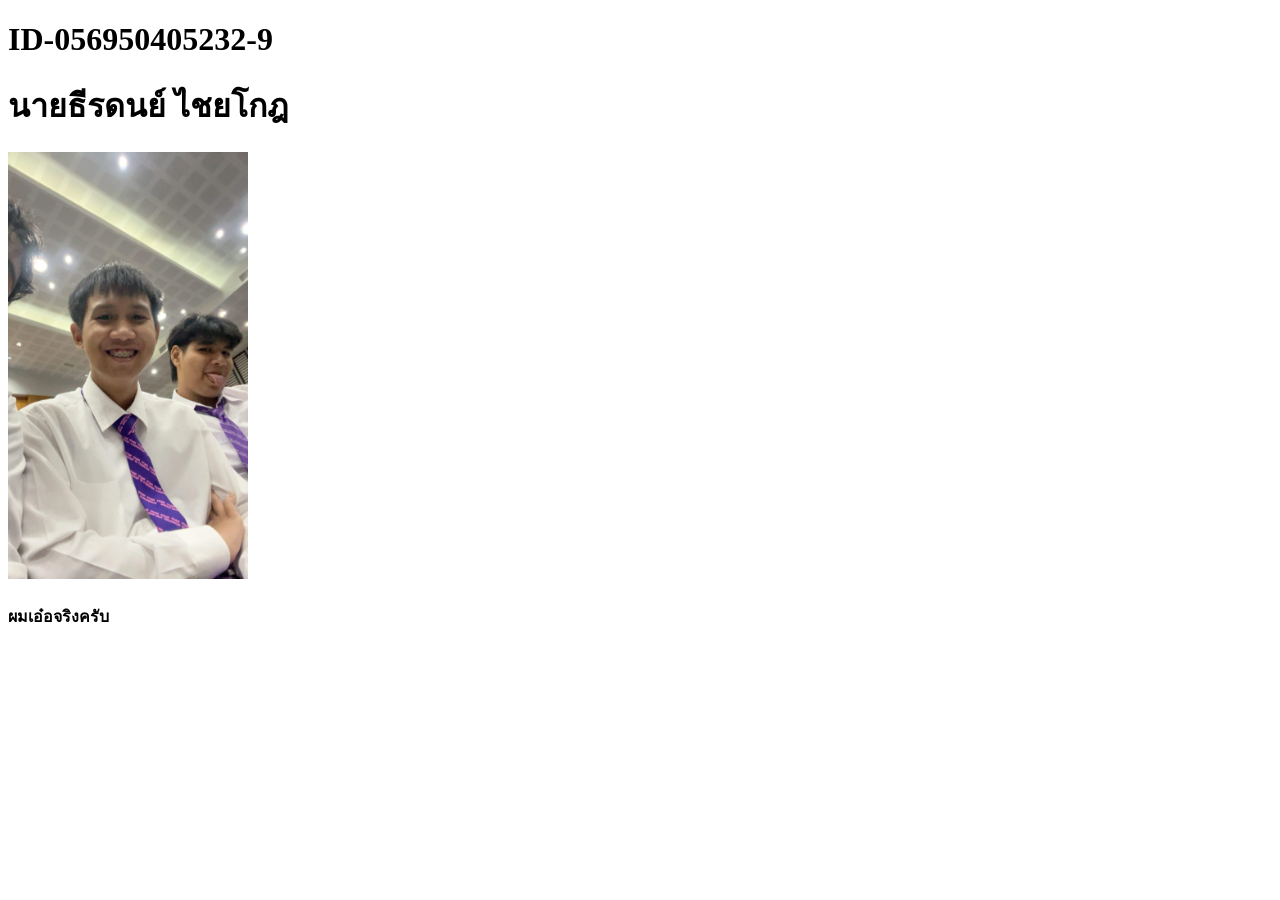
<file: lab1/homepage.html>
<!DOCTYPE html>
<html lang="en">
<head>
    <meta charset="UTF-8">
    <meta name="viewport" content="width=device-width, initial-scale=1.0">
    <title>Document</title>
</head>
<body>
    <h1>ID-056950405232-9</h1>
    <h1>นายธีรดนย์ ไชยโกฎ</h1>
    <img src="Teeradon.jpg" width="240">
    <h4>ผมเอ๋อจริงครับ</h4>
</body>
</html>
</file>
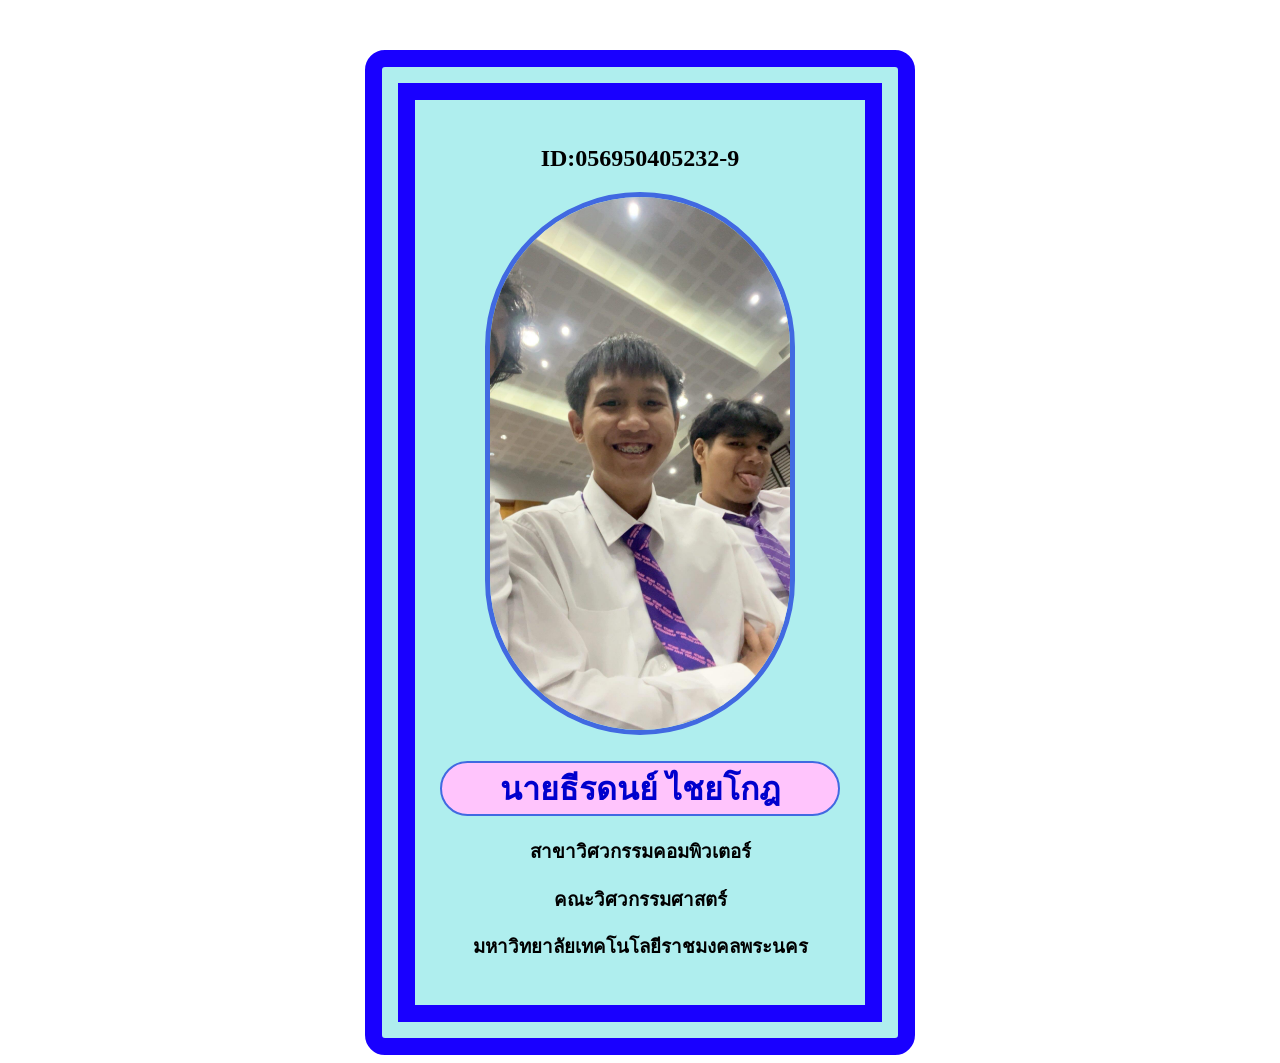
<file: lab2/aboutme2.html>
<!DOCTYPE html>
<html lang="en">
<head>
    <meta charset="UTF-8">
    <meta name="viewport" content="width=device-width, initial-scale=1.0">
    <title>Document</title>
    <style>
        .container{
            width: 400px;
            margin: auto;
            margin-top: 50px;
            text-align: center;
            border: 50px double rgb(25,0,255);
            border-radius: 20px;
            padding: 25px;
            background-color: paleturquoise;
        }
        img{
            width: 300px;
            border: 5px solid royalblue;
            border-radius: 200px;
            background-color:aqua;
        }
        h1{
            background-color: rgb(255,196,252);
            color: mediumblue;
            border: 2px solid royalblue;
            border-radius: 30px;
        }
    </style>
</head>
<body>
    <div class="container">
        <h2>ID:056950405232-9</h2>
        <img src="Teeradon.jpg" alt="">
        <h1>นายธีรดนย์ ไชยโกฎ</h1>
        <h3>สาขาวิศวกรรมคอมพิวเตอร์</h3>
        <h3>คณะวิศวกรรมศาสตร์</h3>
        <h3>มหาวิทยาลัยเทคโนโลยีราชมงคลพระนคร</h3>
    </div>
</body>
</html>
</file>
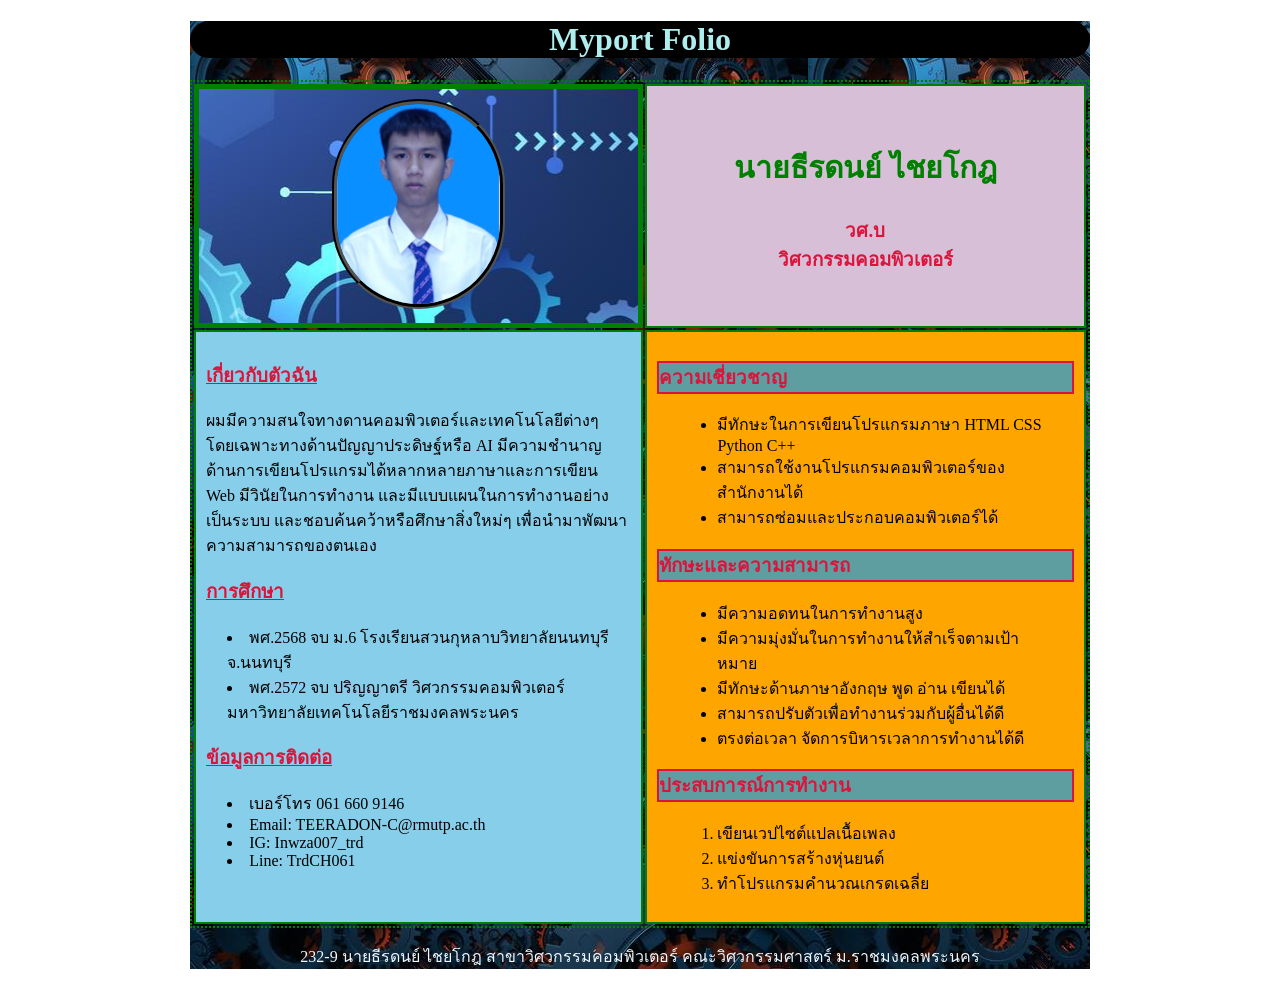
<file: lab4/MyPort.html>
<!DOCTYPE html>
<html lang="en">
<head>
    <meta charset="UTF-8">
    <meta name="viewport" content="width=device-width,initial-scale=1.0">
    <title>Document</title>
        <style>
         .container{
            width: 900px;
            margin: auto;
            border: 0px solid green;
            text-align: center;
            background-image: url(intricate-pattern-of-dark-gears-and-mechanisms-design-photo.jpg);
         }
         img{
            height: 200px;
            border-radius: 250px;
            border: 5px groove black;
         }
         table{
            width: 900px;
            margin: auto;
            border: 2px solid blue;
            border: 2px dotted green
         } 
         .trtxtcenter{
            text-align: center;
         }
         .trtxttop{
            vertical-align: top;
         }
         td{
            width: 350px;
            border: 2px solid green;
            padding: 10px;
         }
         h1{
            text-align: center;
            color: paleturquoise;
            border-radius: 20px;
            background-color: black;
         }
         h2{
            color: green;
            font-size: 30px;
         }
         h3{
            color: crimson;
         }
         .bgpicture{
            background-color: royalblue ;
            border: 5px solid green ;
            background-image: url(abstract-background-gear-technology-represents-modern-era-driving-gear-technology-digital-hi-tech-is-a-feat-of-engineering-that-keeps-the-internet-going-tasks-on-a-blue-background-vector.jpg);
         }
         .bgmyname{
            background-color: thistle;
         }
         .bgleft{
            background-color: skyblue;
         }
        .getleft{
            text-align: left;
        }
        .bgtext{
            background-color: cadetblue;
            border: 2px solid crimson;
        }
        .box{
            width: 90%;
            margin: auto;
        }
        .bgright{
            background-color: orange;
        }
    </style>
</head>
<body>
    <div class="container">
    <h1>Myport Folio</h1>
    <table>
        <tr class="trtxtcenter">
            <td class="bgpicture">
                <a href="IMG_1678.PNG"><img src="IMG_1678.PNG"></a>
            </td>
            <td class="bgmyname">
                <h2>นายธีรดนย์ ไชยโกฎ</h2>
                <h3>วศ.บ <br>วิศวกรรมคอมพิวเตอร์</h3>
            </td>
        </tr>
        <tr class="trtxttop getleft">
            <td class="bgleft">
                <h3><u>เกี่ยวกับตัวฉัน</u></h3>
                <p>ผมมีความสนใจทางดานคอมพิวเตอร์และเทคโนโลยีต่างๆ โดยเฉพาะทางด้านปัญญาประดิษฐ์หรือ AI 
                    มีความชำนาญด้านการเขียนโปรแกรมได้หลากหลายภาษาและการเขียน Web มีวินัยในการทำงาน
                    และมีแบบแผนในการทำงานอย่างเป็นระบบ และชอบค้นคว้าหรือศึกษาสิ่งใหม่ๆ
                    เพื่อนำมาพัฒนาความสามารถของตนเอง</p>
                <h3><u>การศึกษา</u></h3>
                    <div class="box">
                    <li>พศ.2568 จบ ม.6 โรงเรียนสวนกุหลาบวิทยาลัยนนทบุรี จ.นนทบุรี</li>
                    <li>พศ.2572 จบ ปริญญาตรี วิศวกรรมคอมพิวเตอร์ <br>
                    มหาวิทยาลัยเทคโนโลยีราชมงคลพระนคร</li>    
                    </div>
                <h3><u>ข้อมูลการติดต่อ</u></h3>
                    <div class="box">
                        <li>เบอร์โทร 061 660 9146</li>
                        <li>Email: TEERADON-C@rmutp.ac.th</li>
                        <li>IG: Inwza007_trd</li>
                        <li>Line: TrdCH061</li>
                    </div>    
            </td>
            <td class="bgright">
                <h3 class="bgtext">ความเชี่ยวชาญ</h3>
                    <div class="box"> <ul>
                    <li>มีทักษะในการเขียนโปรแกรมภาษา HTML CSS Python C++</li>
                    <li>สามารถใช้งานโปรแกรมคอมพิวเตอร์ของสำนักงานได้</li>
                    <li>สามารถซ่อมและประกอบคอมพิวเตอร์ได้</li> </ul> 
                    </div>
                <h3 class="bgtext">ทักษะและความสามารถ</h3>
                    <div class="box"> <ul>
                    <li>มีความอดทนในการทำงานสูง</li>
                    <li>มีความมุ่งมั่นในการทำงานให้สำเร็จตามเป้าหมาย</li>
                    <li>มีทักษะด้านภาษาอังกฤษ พูด อ่าน เขียนได้</li>
                    <li>สามารถปรับตัวเพื่อทำงานร่วมกับผู้อื่นได้ดี</li>
                    <li>ตรงต่อเวลา จัดการบิหารเวลาการทำงานได้ดี</li> </ul>
                    </div>
                <h3 class="bgtext">ประสบการณ์การทำงาน</h3>

                    <div class="box"> <ol>
                    <li>เขียนเวปไซต์แปลเนื้อเพลง</li>
                    <li>แข่งขันการสร้างหุ่นยนต์</li>
                    <li>ทำโปรแกรมคำนวณเกรดเฉลี่ย</li></ol>
                    </div>

            </td>
        </tr>
    </table>
      <p style="color: aliceblue;">232-9 นายธีรดนย์ ไชยโกฎ สาขาวิศวกรรมคอมพิวเตอร์ คณะวิศวกรรมศาสตร์ ม.ราชมงคลพระนคร</p>
    </div>
</body>
</html>
</file>
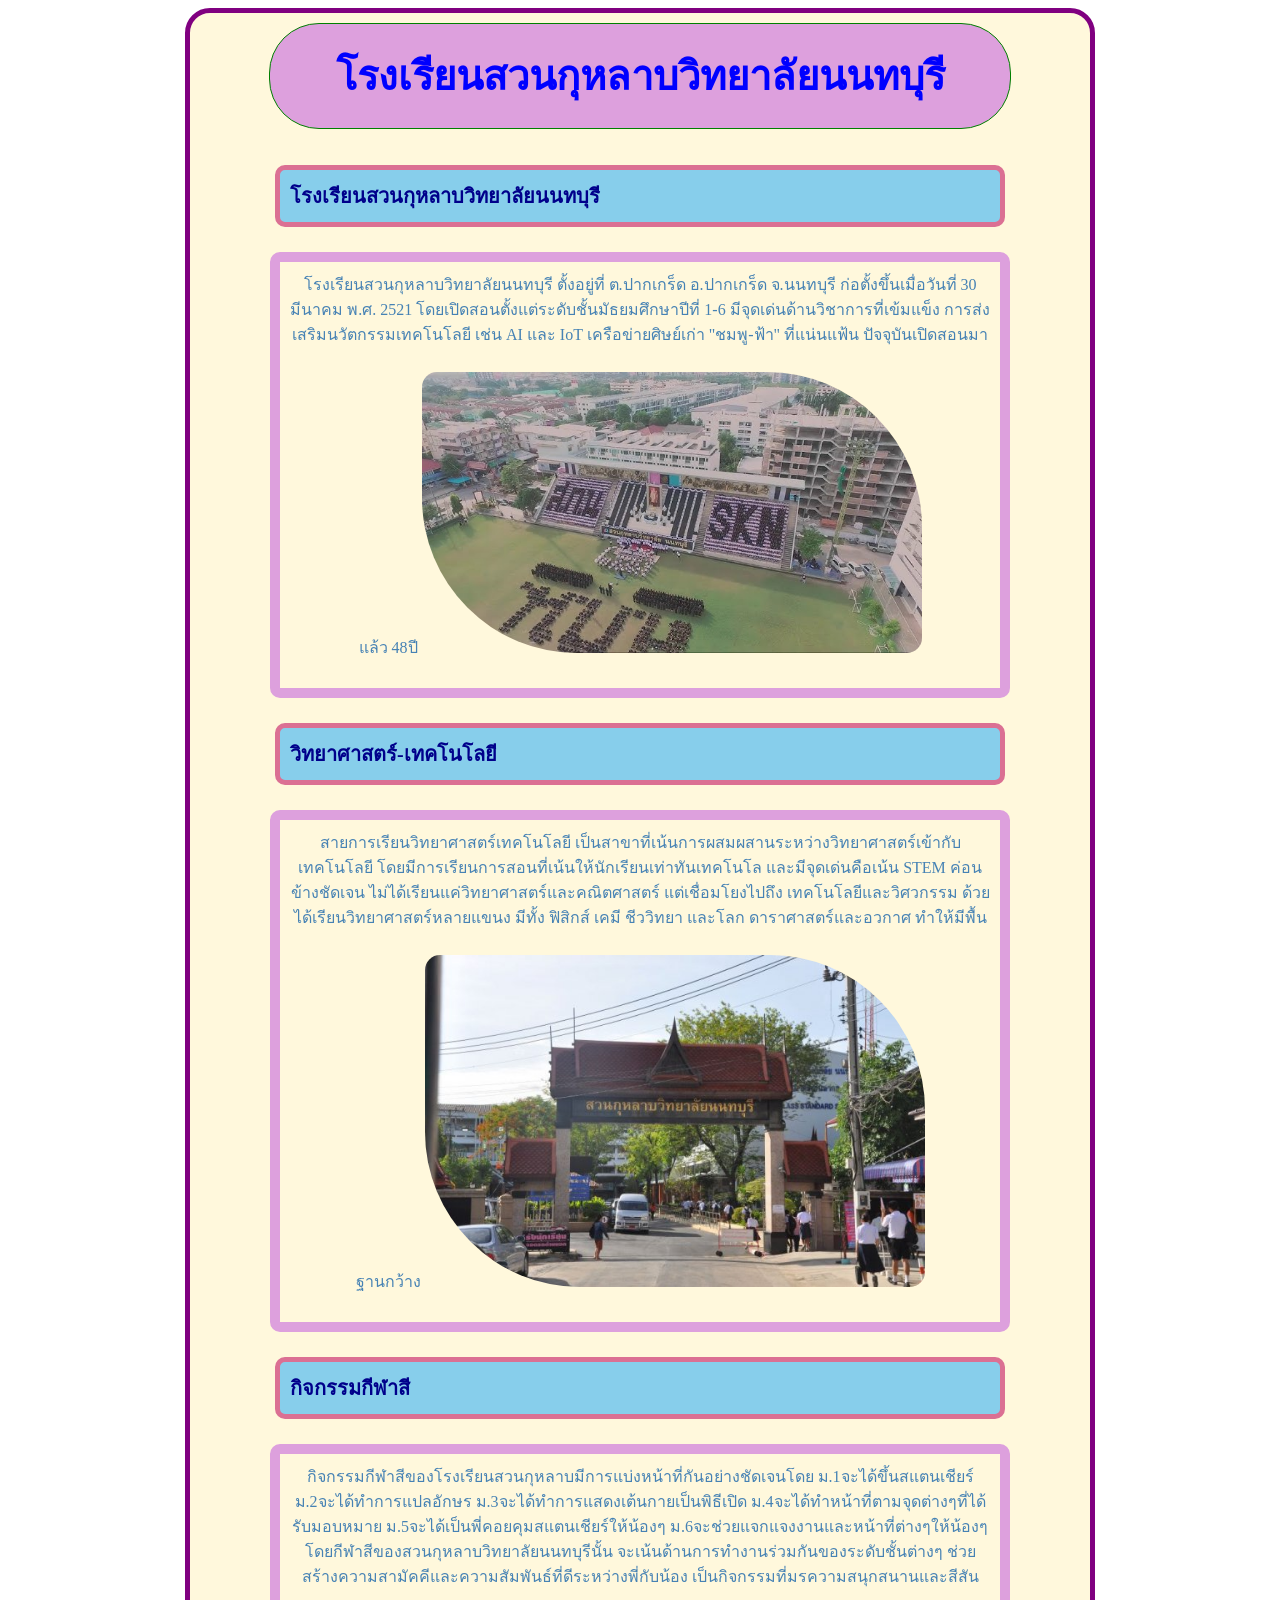
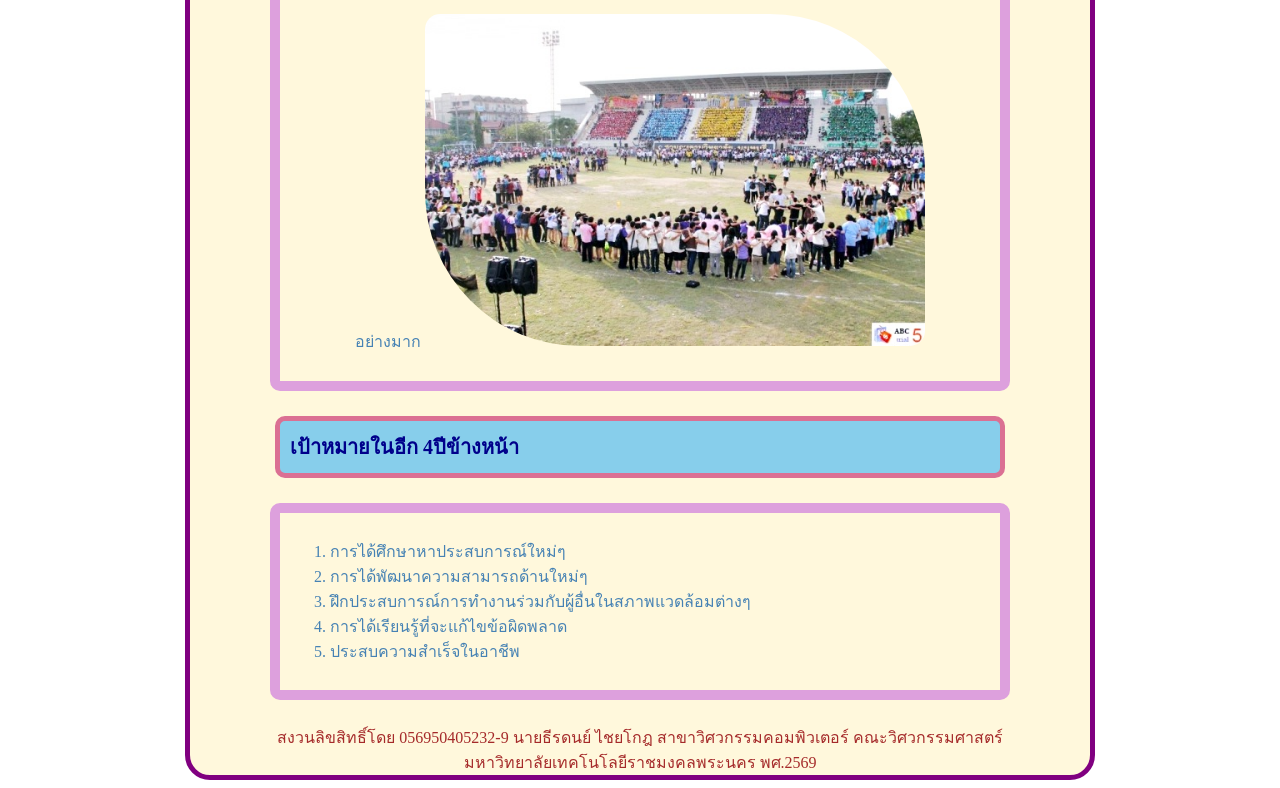
<file: lab5/MySchool.html>
<!DOCTYPE html>
<html lang="en">
<head>
    <meta charset="UTF-8">
    <meta name="viewport" content="width=device-width, initial-scale=1.0">
    <title>สวนกุหลาบวิทยาลัยนนทบุรี</title>
    <style>
        .container{
            width: 900px;
            margin: auto;
            border: 5px solid purple;
            border-radius: 25px;
            background-color: cornsilk;
        }
        .header{
            font-size: 40px;
            font-weight: bold;
            color: blue;
            background-color: plum;
            padding: 20px;
            width: 700px;
            margin: auto;
            margin-top: 10px;
            text-align: center;
            border-radius: 50px;
            border: 1px solid green;
        }
        .topic{
            font-size: 20px;
            font-weight: bold;
            color: darkblue ;
            background-color: skyblue;
            padding: 10px;
            width: 700px;
            margin: auto;
            text-align: left;
            border-radius: 10px;
            margin-bottom: 25px;
            border: 5px solid palevioletred;
        }
        .article{
            font-size: 16px;
            /*font-weight: bold;*/
            color: steelblue;
            padding: 10px;
            width: 700px;
            margin: auto;
            text-align: center;
            border-radius: 10px;
            margin-bottom: 25px;
            border: 10px solid plum;
        }
        .sequence{
            font-size: 16px;
            /*font-weight: bold;*/
            color: steelblue;
            padding: 10px;
            width: 700px;
            margin: auto;
            border-radius: 10px;
            margin-bottom: 25px;
            border: 10px solid plum;
        }
        img{
            width: 500px;
            margin: auto;
            margin-top: 25px;
            border-radius: 15px 155px 15px 155px;
        }
        .footer{
            color: brown;
            width: 850px;
            margin: auto;
            text-align: center;
            /*border: 1px solid red;*/
        }
    </style>
</head>
<body>
    <div class="container">
        <div class="header">โรงเรียนสวนกุหลาบวิทยาลัยนนทบุรี</div>
        <br><br>

        <div class="topic">โรงเรียนสวนกุหลาบวิทยาลัยนนทบุรี</div>
        <div class="article">โรงเรียนสวนกุหลาบวิทยาลัยนนทบุรี ตั้งอยู่ที่ ต.ปากเกร็ด อ.ปากเกร็ด จ.นนทบุรี ก่อตั้งขึ้นเมื่อวันที่ 30 มีนาคม พ.ศ. 2521 โดยเปิดสอนตั้งแต่ระดับชั้นมัธยมศึกษาปีที่ 1-6
             มีจุดเด่นด้านวิชาการที่เข้มแข็ง การส่งเสริมนวัตกรรมเทคโนโลยี เช่น AI และ IoT เครือข่ายศิษย์เก่า "ชมพู-ฟ้า" ที่แน่นแฟ้น ปัจจุบันเปิดสอนมาแล้ว 48ปี
        <a href="hq720.jpg"><img src=hq720.jpg alt=""></a>
        <br><br></div>

        <div class="topic">วิทยาศาสตร์-เทคโนโลยี</div>
        <div class="article">สายการเรียนวิทยาศาสตร์เทคโนโลยี เป็นสาขาที่เน้นการผสมผสานระหว่างวิทยาศาสตร์เข้ากับเทคโนโลยี โดยมีการเรียนการสอนที่เน้นให้นักเรียนเท่าทันเทคโนโล และมีจุดเด่นคือเน้น STEM ค่อนข้างชัดเจน
            ไม่ได้เรียนแค่วิทยาศาสตร์และคณิตศาสตร์ แต่เชื่อมโยงไปถึง เทคโนโลยีและวิศวกรรม ด้วย ได้เรียนวิทยาศาสตร์หลายแขนง
            มีทั้ง ฟิสิกส์ เคมี ชีววิทยา และโลก ดาราศาสตร์และอวกาศ ทำให้มีพื้นฐานกว้าง
        <a href="Skn.jpg"><img src=Skn.jpg alt=""></a>
        <br><br></div>

        <div class="topic">กิจกรรมกีฬาสี</div>
        <div class="article">กิจกรรมกีฬาสีของโรงเรียนสวนกุหลาบมีการแบ่งหน้าที่กันอย่างชัดเจนโดย ม.1จะได้ขึ้นสแตนเชียร์ ม.2จะได้ทำการแปลอักษร ม.3จะได้ทำการแสดงเต้นกายเป็นพิธีเปิด ม.4จะได้ทำหน้าที่ตามจุดต่างๆที่ได้รับมอบหมาย ม.5จะได้เป็นพี่คอยคุมสแตนเชียร์ให้น้องๆ ม.6จะช่วยแจกแจงงานและหน้าที่ต่างๆให้น้องๆ
            โดยกีฬาสีของสวนกุหลาบวิทยาลัยนนทบุรีนั้น จะเน้นด้านการทำงานร่วมกันของระดับชั้นต่างๆ ช่วยสร้างความสามัคคีและความสัมพันธ์ที่ดีระหว่างพี่กับน้อง เป็นกิจกรรมที่มรความสนุกสนานและสีสันอย่างมาก
        <a href="sportday.jpg"><img src=sportday.jpg alt=""></a>
        <br><br></div>

        <div class="topic">เป้าหมายในอีก 4ปีข้างหน้า</div>
        <div class="sequence">
            <ol>
                <li>การได้ศึกษาหาประสบการณ์ใหม่ๆ</li>
                <li>การได้พัฒนาความสามารถด้านใหม่ๆ</li>
                <li>ฝึกประสบการณ์การทำงานร่วมกับผู้อื่นในสภาพแวดล้อมต่างๆ</li>
                <li>การได้เรียนรู้ที่จะแก้ไขข้อผิดพลาด</li>
                <li>ประสบความสำเร็จในอาชีพ</li>
            </ol>
        </div>


        <div class="footer">
            สงวนลิขสิทธิ์โดย 056950405232-9 นายธีรดนย์ ไชยโกฎ สาขาวิศวกรรมคอมพิวเตอร์ คณะวิศวกรรมศาสตร์ 
            <br>มหาวิทยาลัยเทคโนโลยีราชมงคลพระนคร พศ.2569
        </div>
    </div>
</body>
</html>
</file>
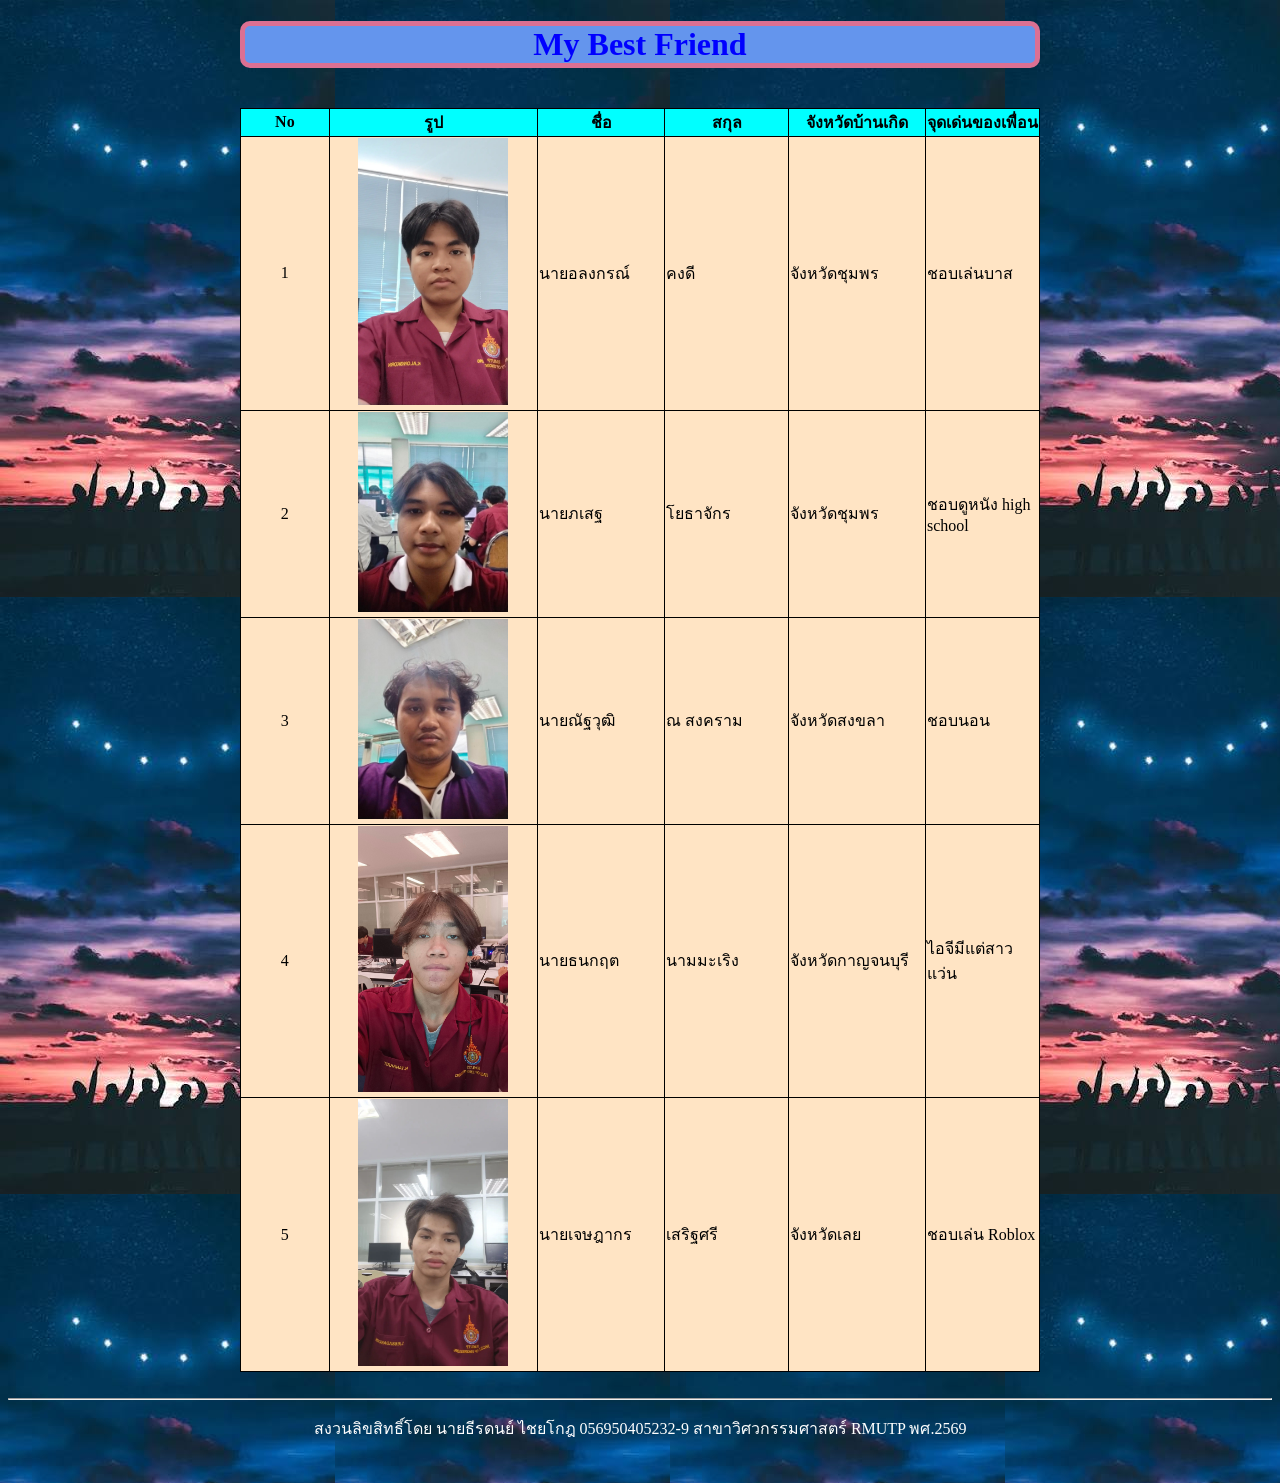
<file: lab6/MyFriend.html>
<!DOCTYPE html>
<html lang="en">
<head>
    <meta charset="UTF-8">
    <meta name="viewport" content="width=device-width, initial-scale=1.0">
    <title>mybestfriend</title>
    <style>
        .container{
            width: 800px;
            margin: auto;
        }
        .txtcenter{
            text-align: center;
        }
        body{
            background-image: url(background.jpg);
        }
        img{
            width: 150px;
        }
        table,th,td{
            margin: auto;
            border: 1px solid black;
            border-radius: 1px;
            width: 800px;
            text-align: center;
            border-collapse: collapse;
            background-color: bisque;
        }
        h1{
            text-align: center;
            color: blue;
            border: 5px solid palevioletred;
            border-radius: 10px;
            background-color: cornflowerblue;
        }
        th{
            background-color: aqua;
        }
        p{
            text-align: center;
            color: white;
        }
        td{
            text-align: left;
        }
    </style>
</head>
<body>
    <div class="container">
    <h1>My Best Friend</h1><br>
    <table>
        <tr>
            <th style="width: 60px;text-align: center;">No</th>
            <th style="width: 180px;">รูป</th>
            <th>ชื่อ</th>
            <th>สกุล</th>
            <th>จังหวัดบ้านเกิด</th>
            <th>จุดเด่นของเพื่อน</th>
        </tr>
        <tr>
            <td class="txtcenter">1</td>
            <td class="txtcenter"><a href="img1.jpg"><img src="img1.jpg" alt=""></a></td>
            <td><a>นายอลงกรณ์</a></td>
            <td>คงดี</td>
            <td>จังหวัดชุมพร</td>
            <td>ชอบเล่นบาส</td>
        </tr>
        <tr>
            <td class="txtcenter">2</td>
            <td class="txtcenter"><a href="img2.jpg"><img src="img2.jpg" alt=""></a></td>
            <td><a>นายภเสฐ</a></td>
            <td>โยธาจักร</td>
            <td>จังหวัดชุมพร</td>
            <td>ชอบดูหนัง high school</td>
        </tr>
        <tr>
            <td class="txtcenter">3</td>
            <td class="txtcenter"><a href="img3.jpg"><img src="img3.jpg" alt=""></a></td>
            <td><a>นายณัฐวุฒิ</a></td>
            <td>ณ สงคราม</td>
            <td>จังหวัดสงขลา</td>
            <td>ชอบนอน</td>
        </tr>
        </tr>
        <tr>
            <td class="txtcenter">4</td>
            <td class="txtcenter"><a href="img4.jpg"><img src="img4.jpg" alt=""></a></td>
            <td><a>นายธนกฤต</a></td>
            <td>นามมะเริง</td>
            <td>จังหวัดกาญจนบุรี</td>
            <td>ไอจีมีแต่สาวแว่น</td>
        </tr>
        <tr>
            <td class="txtcenter">5</td>
            <td class="txtcenter"><a href="img5.jpg"><img src="img5.jpg" alt=""></a></td>
            <td><a>นายเจษฎากร</a></td>
            <td>เสริฐศรี</td>
            <td>จังหวัดเลย</td>
            <td>ชอบเล่น Roblox</td>
        </tr>
    </table>
</div>
<br><hr>
    <p>สงวนลิขสิทธิ์โดย นายธีรดนย์ ไชยโกฎ 056950405232-9 สาขาวิศวกรรมศาสตร์ RMUTP พศ.2569</p>
    <br>
</body>
</html>
</file>
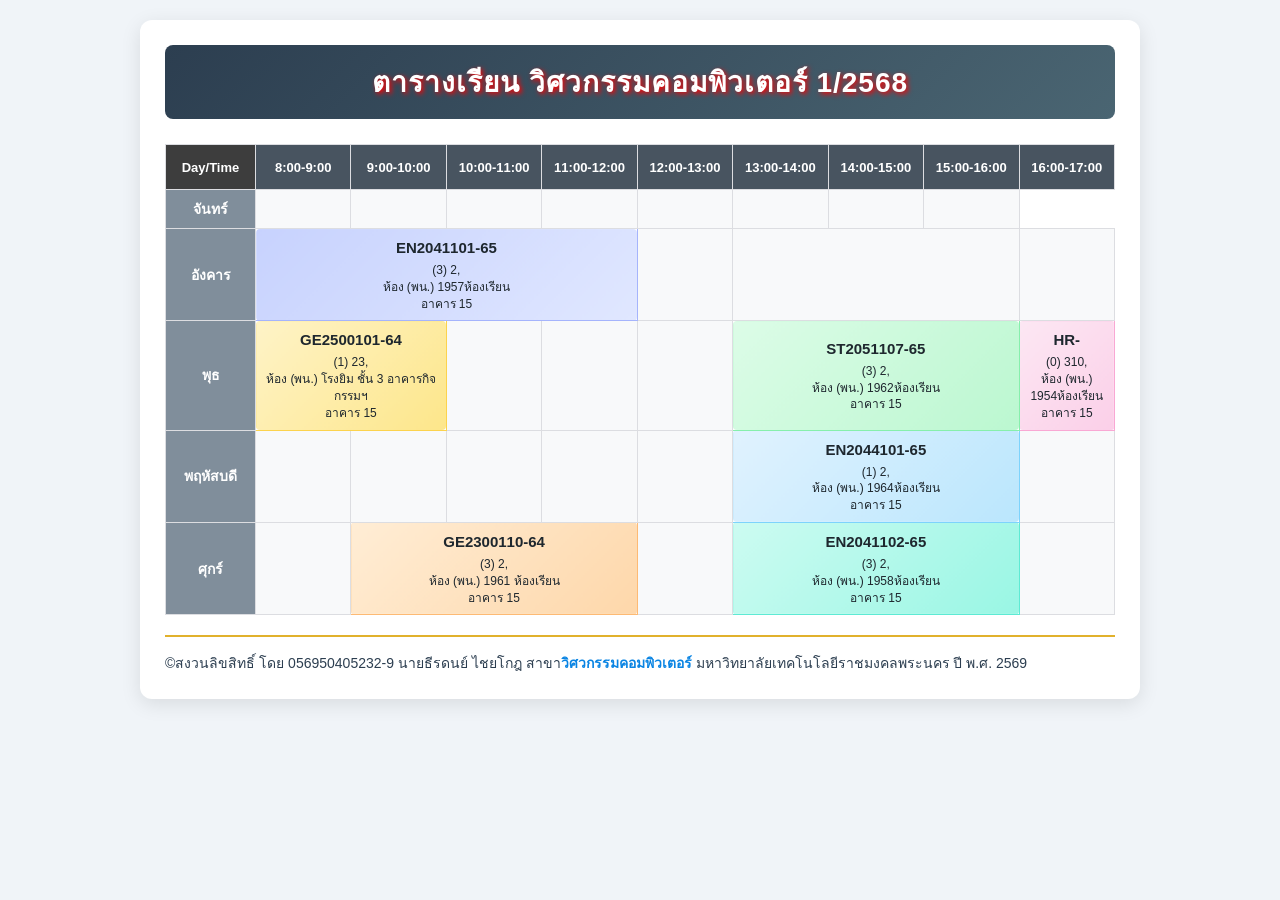
<file: lab7/class2569.html>
<!DOCTYPE html>
<html lang="th">
<head>
    <meta charset="UTF-8">
    <meta name="viewport" content="width=device-width, initial-scale=1.0">
    <title>ตารางเรียน วิศวกรรมคอมพิวเตอร์ 1/2568</title>
    <style>
        * {
            box-sizing: border-box;
            font-family: 'Sarabun', 'Segoe UI', Tahoma, Geneva, Verdana, sans-serif;
        }

        body {
            background-color: #f0f4f8;
            margin: 0;
            padding: 20px;
            color: #333;
        }

        .container {
            width: 1000px;
            margin: 0 auto;
            background-color: #ffffff;
            padding: 25px;
            border-radius: 12px;
            box-shadow: 0 5px 20px rgba(0, 0, 0, 0.1);
        }

        h1 {
            text-align: center;
            font-size: 28px;
            color: #ffffff;
            background: linear-gradient(135deg, #2c3e50, #4a6572);
            padding: 15px 20px;
            margin-top: 0;
            margin-bottom: 25px;
            border-radius: 8px;
            text-shadow: 2px 2px 5px red;
            letter-spacing: 1px;
        }

        table {
            width: 100%;
            border-collapse: collapse;
            table-layout: fixed;
            margin-bottom: 20px;
        }

        th, td {
            border: 1px solid #dcdde1;
            padding: 8px 4px;
            text-align: center;
            vertical-align: middle;
            font-size: 13px;
            word-wrap: break-word;
        }

        th {
            background-color: #485460;
            color: #ffffff;
            font-weight: 600;
            font-size: 13px;
            height: 45px;
        }

        th.day-col {
            width: 90px;
            background-color: #3d3d3d;
        }

        td.day-cell {
            background-color: #808e9b;
            color: #ffffff;
            font-weight: bold;
            font-size: 14px;
        }

        td.empty-cell {
            background-color: #f8f9fa;
        }

        .course-card b {
            font-size: 15px;
            display: block;
            margin-bottom: 4px;
        }

        .course-card {
            font-size: 12px;
            line-height: 1.4;
            color: #1e272e;
            padding: 8px 4px;
            border-radius: 4px;
        }

        .subject-1 {
            background: linear-gradient(135deg, #c7d2fe, #e0e7ff);
            border: 1px solid #a5b4fc;
        }

        .subject-2 {
            background: linear-gradient(135deg, #fef3c7, #fde68a);
            border: 1px solid #fcd34d;
        }

        .subject-3 {
            background: linear-gradient(135deg, #dcfce7, #bbf7d0);
            border: 1px solid #86efac;
        }

        .subject-4 {
            background: linear-gradient(135deg, #fce7f3, #fbcfe8);
            border: 1px solid #f9a8d4;
        }

        .subject-5 {
            background: linear-gradient(135deg, #e0f2fe, #bae6fd);
            border: 1px solid #7dd3fc;
        }

        .subject-6 {
            background: linear-gradient(135deg, #ffedd5, #fed7aa);
            border: 1px solid #fdba74;
        }

        .subject-7 {
            background: linear-gradient(135deg, #ccfbf1, #99f6e4);
            border: 1px solid #5eead4;
        }

        footer {
            margin-top: 20px;
            padding-top: 15px;
            border-top: 2px solid #e1b12c;
            text-align: left;
            font-size: 14px;
            color: #2c3e50;
        }

        footer a {
            color: #0984e3;
            text-decoration: none;
            font-weight: bold;
        }

        footer a:hover {
            text-decoration: underline;
            color: #d63031;
        }
    </style>
</head>
<body>

    <div class="container">
        <h1>ตารางเรียน วิศวกรรมคอมพิวเตอร์ 1/2568</h1>
        <table>
            <thead>
                <tr>
                    <th class="day-col">Day/Time</th>
                    <th>8:00-9:00</th>
                    <th>9:00-10:00</th>
                    <th>10:00-11:00</th>
                    <th>11:00-12:00</th>
                    <th>12:00-13:00</th>
                    <th>13:00-14:00</th>
                    <th>14:00-15:00</th>
                    <th>15:00-16:00</th>
                    <th>16:00-17:00</th>
                </tr>
            </thead>
            <tbody>
                <tr>
                    <td class="day-cell">จันทร์</td>
                    <td class="empty-cell"></td>
                    <td class="empty-cell"></td>
                    <td class="empty-cell"></td>
                    <td class="empty-cell"></td>
                    <td class="empty-cell"></td>
                    <td class="empty-cell"></td>
                    <td class="empty-cell"></td>
                    <td class="empty-cell"></td>
                </tr>
                <tr>
                    <td class="day-cell">อังคาร</td>
                    <td colspan="4" class="course-card subject-1">
                        <b>EN2041101-65</b>
                        (3) 2,<br>
                        ห้อง (พน.) 1957ห้องเรียน<br>
                        อาคาร 15
                    </td>
                    <td class="empty-cell"></td>
                    <td colspan="3" class="empty-cell"></td>
                    <td class="empty-cell"></td>
                </tr>
                <tr>
                    <td class="day-cell">พุธ</td>
                    <td colspan="2" class="course-card subject-2">
                        <b>GE2500101-64</b>
                        (1) 23,<br>
                        ห้อง (พน.) โรงยิม ชั้น 3 อาคารกิจกรรมฯ<br>
                        อาคาร 15
                    </td>
                    <td class="empty-cell"></td>
                    <td class="empty-cell"></td>
                    <td class="empty-cell"></td>
                    <td colspan="3" class="course-card subject-3">
                        <b>ST2051107-65</b>
                        (3) 2,<br>
                        ห้อง (พน.) 1962ห้องเรียน<br>
                        อาคาร 15
                    </td>
                    <td class="course-card subject-4">
                        <b>HR-</b>
                        (0) 310,<br>
                        ห้อง (พน.) 1954ห้องเรียน<br>
                        อาคาร 15
                    </td>
                </tr>
                <tr>
                    <td class="day-cell">พฤหัสบดี</td>
                    <td class="empty-cell"></td>
                    <td class="empty-cell"></td>
                    <td class="empty-cell"></td>
                    <td class="empty-cell"></td>
                    <td class="empty-cell"></td>
                    <td colspan="3" class="course-card subject-5">
                        <b>EN2044101-65</b>
                        (1) 2,<br>
                        ห้อง (พน.) 1964ห้องเรียน<br>
                        อาคาร 15
                    </td>
                    <td class="empty-cell"></td>
                </tr>
                <tr>
                    <td class="day-cell">ศุกร์</td>
                    <td class="empty-cell"></td>
                    <td colspan="3" class="course-card subject-6">
                        <b>GE2300110-64</b>
                        (3) 2,<br>
                        ห้อง (พน.) 1961 ห้องเรียน<br>
                        อาคาร 15
                    </td>
                    <td class="empty-cell"></td>
                    <td colspan="3" class="course-card subject-7">
                        <b>EN2041102-65</b>
                        (3) 2,<br>
                        ห้อง (พน.) 1958ห้องเรียน<br>
                        อาคาร 15
                    </td>
                    <td class="empty-cell"></td>
                </tr>
            </tbody>
        </table>

        <footer>
            ©สงวนลิขสิทธิ์ โดย 056950405232-9 นายธีรดนย์ ไชยโกฎ สาขา<a href="https://www.facebook.com/cpermutp" target="_blank">วิศวกรรมคอมพิวเตอร์</a> มหาวิทยาลัยเทคโนโลยีราชมงคลพระนคร ปี พ.ศ. 2569
        </footer>

    </div>

</body>
</html>
</file>
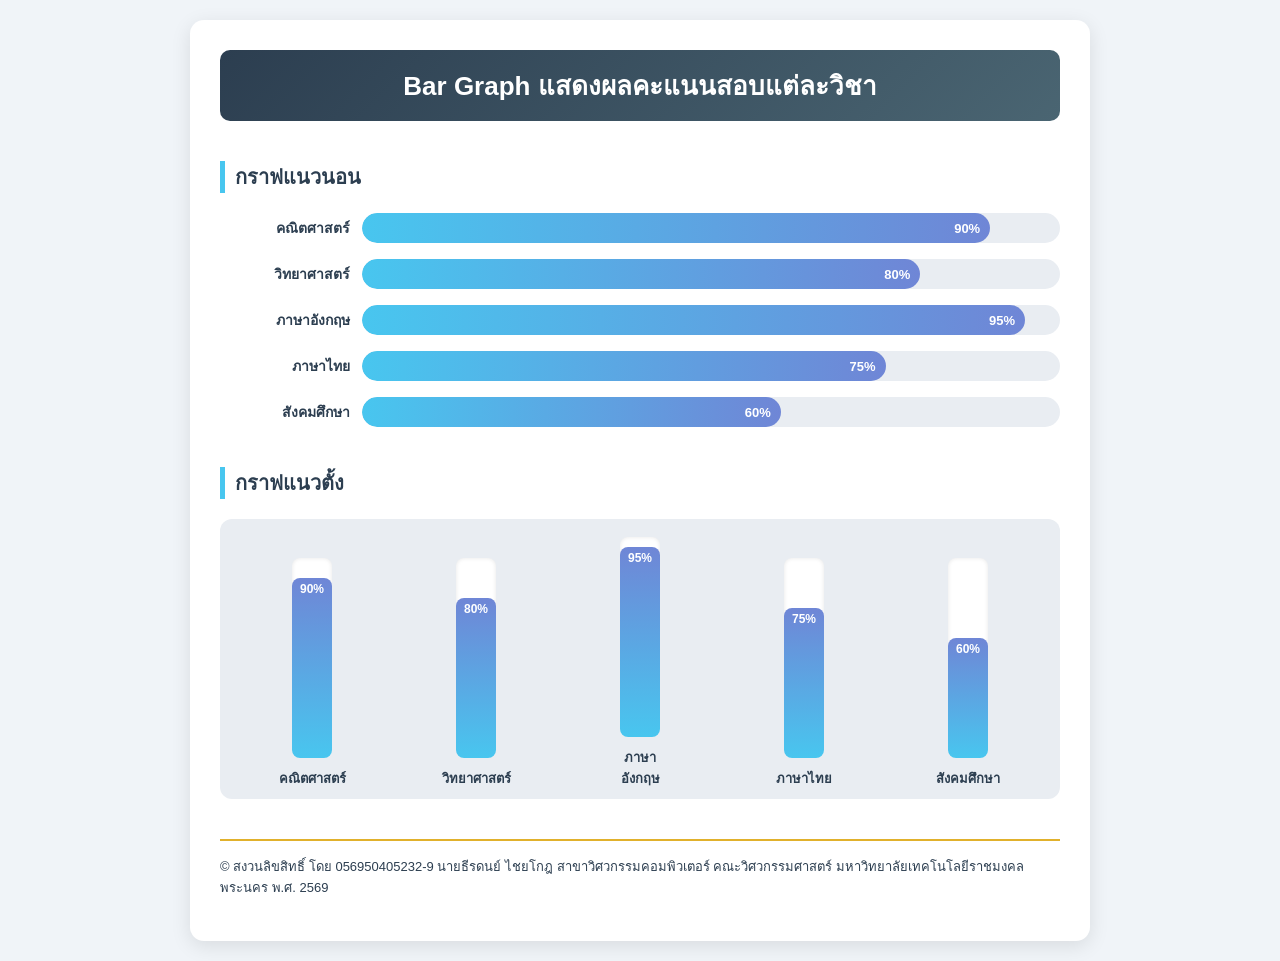
<file: lab8/graph.html>
<!DOCTYPE html>
<html lang="th">
<head>
<meta charset="UTF-8">
<meta name="viewport" content="width=device-width, initial-scale=1.0">
<title>graph.html</title>
<link rel="stylesheet" href="style-gph.css">
</head>
<body>

<div class="container">

    <h1>Bar Graph แสดงผลคะแนนสอบแต่ละวิชา</h1>

    <h2 class="sub-title">กราฟแนวนอน</h2>
    <div class="container-gph">
        <div class="bar-block">
            <div class="bar-name">คณิตศาสตร์</div>
            <div class="bar-track">
                <div class="bar" style="width: 90%;">90%</div>
            </div>
        </div>
        <div class="bar-block">
            <div class="bar-name">วิทยาศาสตร์</div>
            <div class="bar-track">
                <div class="bar" style="width: 80%;">80%</div>
            </div>
        </div>
        <div class="bar-block">
            <div class="bar-name">ภาษาอังกฤษ</div>
            <div class="bar-track">
                <div class="bar" style="width: 95%;">95%</div>
            </div>
        </div>
        <div class="bar-block">
            <div class="bar-name">ภาษาไทย</div>
            <div class="bar-track">
                <div class="bar" style="width: 75%;">75%</div>
            </div>
        </div>
        <div class="bar-block">
            <div class="bar-name">สังคมศึกษา</div>
            <div class="bar-track">
                <div class="bar" style="width: 60%;">60%</div>
            </div>
        </div>
    </div>

    <h2 class="sub-title">กราฟแนวตั้ง</h2>
    <div class="container2gph">
        <div class="bar2block">
            <div class="bar2-track">
                <div class="bar2" style="height: 90%;">90%</div>
            </div>
            <div class="bar2name">คณิตศาสตร์</div>
        </div>
        <div class="bar2block">
            <div class="bar2-track">
                <div class="bar2" style="height: 80%;">80%</div>
            </div>
            <div class="bar2name">วิทยาศาสตร์</div>
        </div>
        <div class="bar2block">
            <div class="bar2-track">
                <div class="bar2" style="height: 95%;">95%</div>
            </div>
            <div class="bar2name">ภาษาอังกฤษ</div>
        </div>
        <div class="bar2block">
            <div class="bar2-track">
                <div class="bar2" style="height: 75%;">75%</div>
            </div>
            <div class="bar2name">ภาษาไทย</div>
        </div>
        <div class="bar2block">
            <div class="bar2-track">
                <div class="bar2" style="height: 60%;">60%</div>
            </div>
            <div class="bar2name">สังคมศึกษา</div>
        </div>
    </div>

    <p class="copyright">&copy; สงวนลิขสิทธิ์ โดย 056950405232-9 นายธีรดนย์ ไชยโกฎ สาขาวิศวกรรมคอมพิวเตอร์ คณะวิศวกรรมศาสตร์ มหาวิทยาลัยเทคโนโลยีราชมงคลพระนคร พ.ศ. 2569</p>

</div>

</body>
</html>
</file>
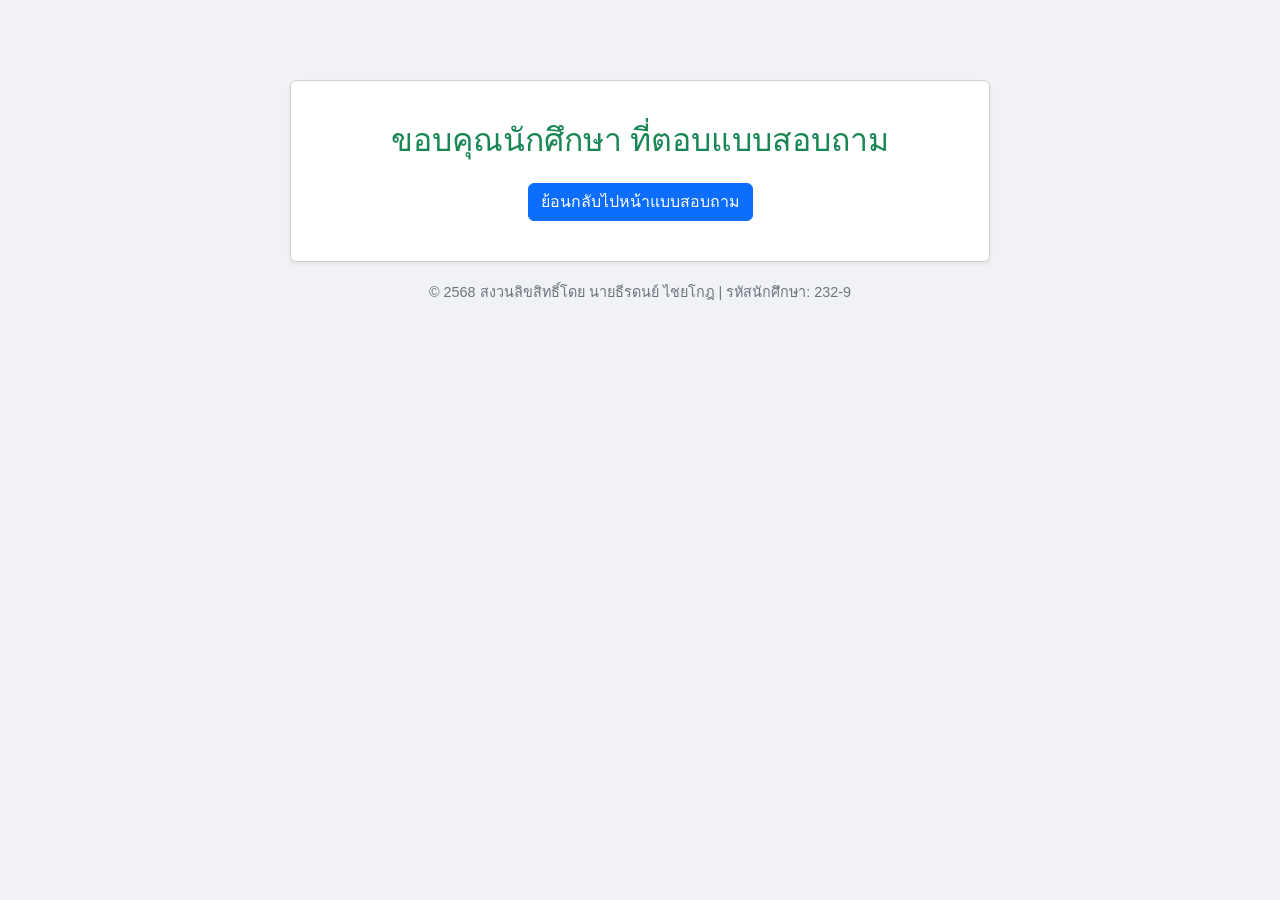
<file: lab9/confirmed.html>
<!DOCTYPE html>
<html lang="th">
<head>
  <meta charset="UTF-8">
  <meta name="viewport" content="width=device-width, initial-scale=1.0">
  <title>Document</title>
  <!-- Bootstrap5 -->
  <link href="https://cdnjs.cloudflare.com/ajax/libs/bootstrap/5.3.3/css/bootstrap.min.css" rel="stylesheet">
  <style>
    body {
      background-color: #f0f2f5;
      font-family: "Tahoma", "Segoe UI", sans-serif;
    }
    .confirm-wrapper {
      max-width: 700px;
      margin: 80px auto;
      text-align: center;
    }
    footer {
      text-align: center;
      color: #6c757d;
      font-size: 0.9rem;
      margin: 20px 0 40px 0;
    }
  </style>
</head>
<body>

  <div class="confirm-wrapper">
    <div class="card shadow-sm p-4">
      <div class="card-body">
        <h2 class="class-thankyou-title text-success">ขอบคุณนักศึกษา ที่ตอบแบบสอบถาม</h2>

        <form class="class-back-form" action="./form.html" method="GET">
          <input type="submit" class="btn btn-primary mt-3" value="ย้อนกลับไปหน้าแบบสอบถาม">
        </form>
      </div>
    </div>

    <footer class="class-footer">
      &copy; 2568 สงวนลิขสิทธิ์โดย นายธีรดนย์ ไชยโกฎ | รหัสนักศึกษา: 232-9
    </footer>
  </div>

</body>
</html>
</file>
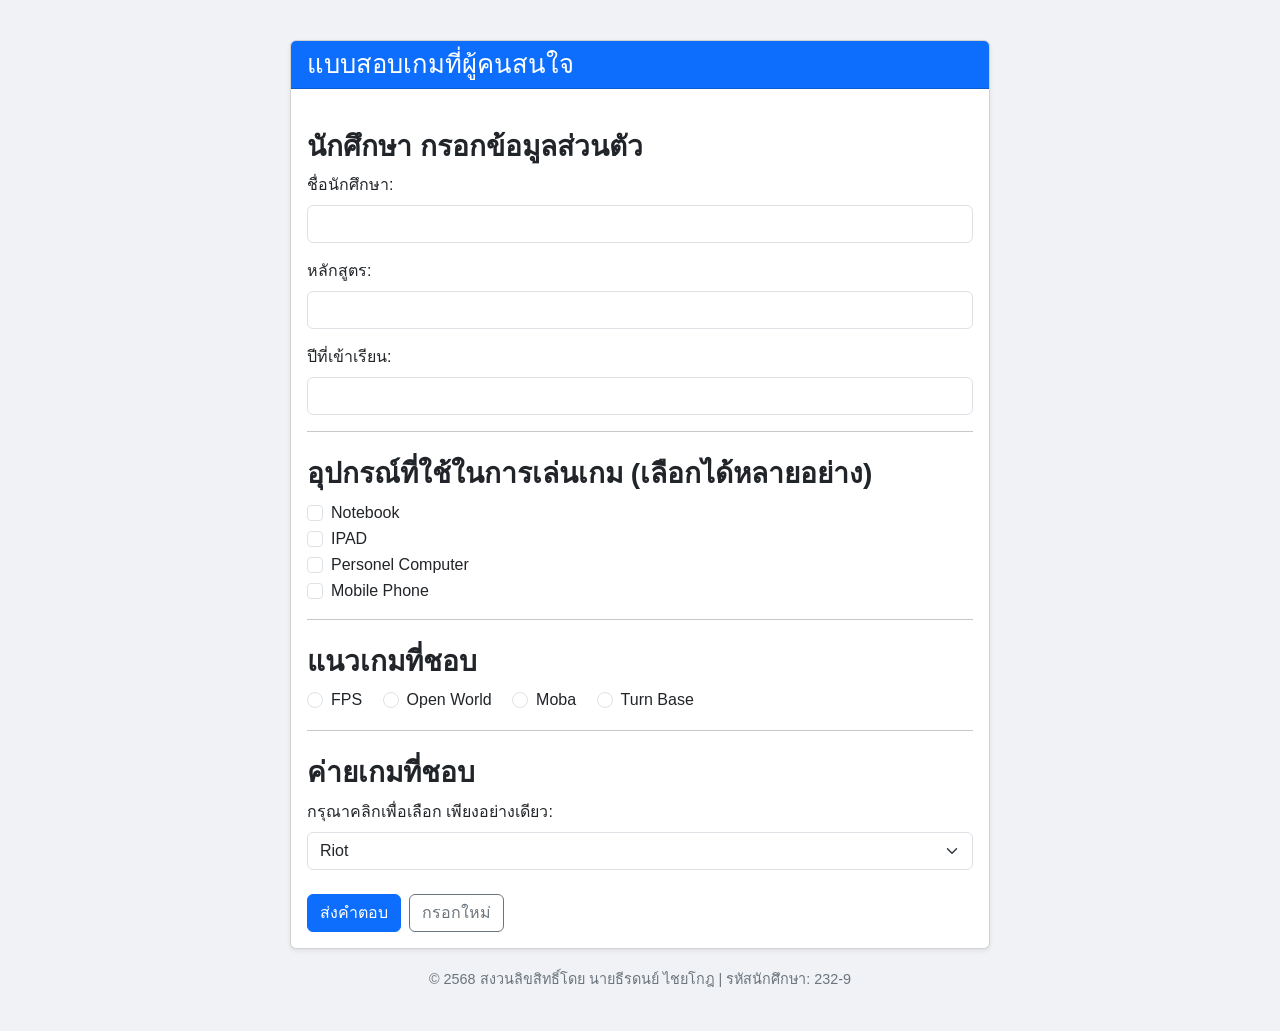
<file: lab9/form.html>
<!DOCTYPE html>
<html lang="th">
<head>
  <meta charset="UTF-8">
  <meta name="viewport" content="width=device-width, initial-scale=1.0">
  <title>แบบสอบถาม</title>
  <!-- Bootstrap5 -->
  <link href="https://cdnjs.cloudflare.com/ajax/libs/bootstrap/5.3.3/css/bootstrap.min.css" rel="stylesheet">
  <style>
    body {
      background-color: #f0f2f5;
      font-family: "Tahoma", "Segoe UI", sans-serif;
    }
    .form-wrapper {
      max-width: 700px;
      margin: 40px auto;
    }
    .card-header h1 {
      font-size: 1.6rem;
      margin-bottom: 0;
    }
    .section-title {
      font-weight: bold;
      margin-top: 25px;
      margin-bottom: 10px;
      color: #212529;
    }
    footer {
      text-align: center;
      color: #6c757d;
      font-size: 0.9rem;
      margin: 20px 0 40px 0;
    }
  </style>
</head>
<body>

  <div class="form-wrapper">
    <div class="card shadow-sm">

      <div class="card-header bg-primary text-white">
        <h1 class="class-survey-title">แบบสอบเกมที่ผู้คนสนใจ</h1>
      </div>

      <div class="card-body">
        <form class="class-survey-form" action="./confirmed.html" method="GET">

          <h3 class="section-title class-personal-info">นักศึกษา กรอกข้อมูลส่วนตัว</h3>

          <div class="mb-3">
            <label for="username" class="form-label">ชื่อนักศึกษา:</label>
            <input type="text" class="form-control" id="username" name="username" required>
          </div>

          <div class="mb-3">
            <label for="password" class="form-label">หลักสูตร:</label>
            <input type="text" class="form-control" id="password" name="password" required>
          </div>

          <div class="mb-3">
            <label for="yearold" class="form-label">ปีที่เข้าเรียน:</label>
            <input type="text" class="form-control" id="yearold" name="yearold" required>
          </div>

          <hr>

          <h3 class="section-title class-checkbox-section">อุปกรณ์ที่ใช้ในการเล่นเกม (เลือกได้หลายอย่าง)</h3>

          <div class="form-check">
            <input class="form-check-input" type="checkbox" name="media1" value="Notebook" id="media1">
            <label class="form-check-label" for="media1">Notebook</label>
          </div>
          <div class="form-check">
            <input class="form-check-input" type="checkbox" name="media2" value="IPAD" id="media2">
            <label class="form-check-label" for="media2">IPAD</label>
          </div>
          <div class="form-check">
            <input class="form-check-input" type="checkbox" name="media3" value="Computer" id="media3">
            <label class="form-check-label" for="media3">Personel Computer</label>
          </div>
          <div class="form-check">
            <input class="form-check-input" type="checkbox" name="media4" value="Phone" id="media4">
            <label class="form-check-label" for="media4">Mobile Phone</label>
          </div>

          <hr>

          <h3 class="section-title class-radio-section">แนวเกมที่ชอบ</h3>

          <div class="form-check form-check-inline">
            <input class="form-check-input" type="radio" name="fav_language" value="HTML" id="html">
            <label class="form-check-label" for="html">FPS</label>
          </div>
          <div class="form-check form-check-inline">
            <input class="form-check-input" type="radio" name="fav_language" value="CSS" id="css">
            <label class="form-check-label" for="css">Open World</label>
          </div>
          <div class="form-check form-check-inline">
            <input class="form-check-input" type="radio" name="fav_language" value="JavaScript" id="javascript">
            <label class="form-check-label" for="javascript">Moba</label>
          </div>
          <div class="form-check form-check-inline">
            <input class="form-check-input" type="radio" name="fav_language" value="Python" id="Python">
            <label class="form-check-label" for="Python">Turn Base</label>
          </div>

          <hr>

          <h3 class="section-title class-select-section">ค่ายเกมที่ชอบ</h3>

          <div class="mb-3">
            <label for="browsers" class="form-label">กรุณาคลิกเพื่อเลือก เพียงอย่างเดียว:</label>
            <select class="form-select" name="browsers" id="browsers">
              <option value="Edge">Riot</option>
              <option value="Firefox">epic game</option>
              <option value="Chrome">valve</option>
              <option value="Opera">blizzard game</option>
              <option value="Safari">garena</option>
            </select>
          </div>

          <div class="mt-4 d-flex gap-2">
            <input type="submit" class="btn btn-primary" value="ส่งคำตอบ">
            <input type="reset" class="btn btn-outline-secondary" value="กรอกใหม่">
          </div>

        </form>
      </div>
    </div>

    <footer class="class-footer">
      &copy; 2568 สงวนลิขสิทธิ์โดย นายธีรดนย์ ไชยโกฎ | รหัสนักศึกษา: 232-9
    </footer>
  </div>

</body>
</html>
</file>
<file: lab8/style-gph.css>
* {
    box-sizing: border-box;
}

body {
    margin: 0;
    padding: 20px;
    font-family: 'Sarabun', 'Segoe UI', Tahoma, sans-serif;
    background-color: #f0f4f8;
    color: #333;
}

.container {
    max-width: 900px;
    margin: 0 auto;
    background-color: #ffffff;
    padding: 30px;
    border-radius: 14px;
    box-shadow: 0 5px 20px rgba(0, 0, 0, 0.1);
}

h1 {
    text-align: center;
    font-size: 26px;
    color: #ffffff;
    background: linear-gradient(135deg, #2c3e50, #4a6572);
    padding: 15px 20px;
    border-radius: 10px;
    margin-top: 0;
    margin-bottom: 30px;
}

.sub-title {
    font-size: 20px;
    color: #2c3e50;
    border-left: 5px solid #48c6ef;
    padding-left: 10px;
    margin-top: 40px;
    margin-bottom: 20px;
}

/* ===== กราฟแนวนอน ===== */
.container-gph {
    display: flex;
    flex-direction: column;
    gap: 16px;
}

.bar-block {
    display: flex;
    align-items: center;
    gap: 12px;
}

.bar-name {
    width: 130px;
    flex-shrink: 0;
    font-weight: 600;
    font-size: 14px;
    text-align: right;
    color: #2c3e50;
}

.bar-track {
    flex-grow: 1;
    background-color: #e9edf2;
    border-radius: 20px;
    overflow: hidden;
    height: 30px;
}

.bar {
    height: 100%;
    background: linear-gradient(90deg, #48c6ef, #6f86d6);
    color: #ffffff;
    font-size: 13px;
    font-weight: 600;
    display: flex;
    align-items: center;
    justify-content: flex-end;
    padding-right: 10px;
    border-radius: 20px;
    transition: width 0.6s ease;
}

/* ===== กราฟแนวตั้ง ===== */
.container2gph {
    display: flex;
    align-items: flex-end;
    justify-content: space-around;
    height: 280px;
    background-color: #e9edf2;
    border-radius: 12px;
    padding: 20px 10px 10px 10px;
}

.bar2block {
    display: flex;
    flex-direction: column;
    align-items: center;
    width: 60px;
}

.bar2-track {
    width: 40px;
    height: 200px;
    display: flex;
    align-items: flex-end;
    background-color: #ffffff;
    border-radius: 8px;
    overflow: hidden;
    box-shadow: inset 0 0 4px rgba(0, 0, 0, 0.1);
}

.bar2 {
    width: 100%;
    background: linear-gradient(180deg, #6f86d6, #48c6ef);
    color: #ffffff;
    font-size: 12px;
    font-weight: 600;
    display: flex;
    align-items: flex-start;
    justify-content: center;
    padding-top: 4px;
    border-radius: 8px 8px 0 0;
    transition: height 0.6s ease;
}

.bar2name {
    margin-top: 10px;
    font-size: 13px;
    font-weight: 600;
    color: #2c3e50;
    text-align: center;
}

/* ===== Footer ===== */
.copyright {
    margin-top: 40px;
    padding-top: 15px;
    border-top: 2px solid #e1b12c;
    text-align: left;
    font-size: 13px;
    color: #2c3e50;
}
</file>
